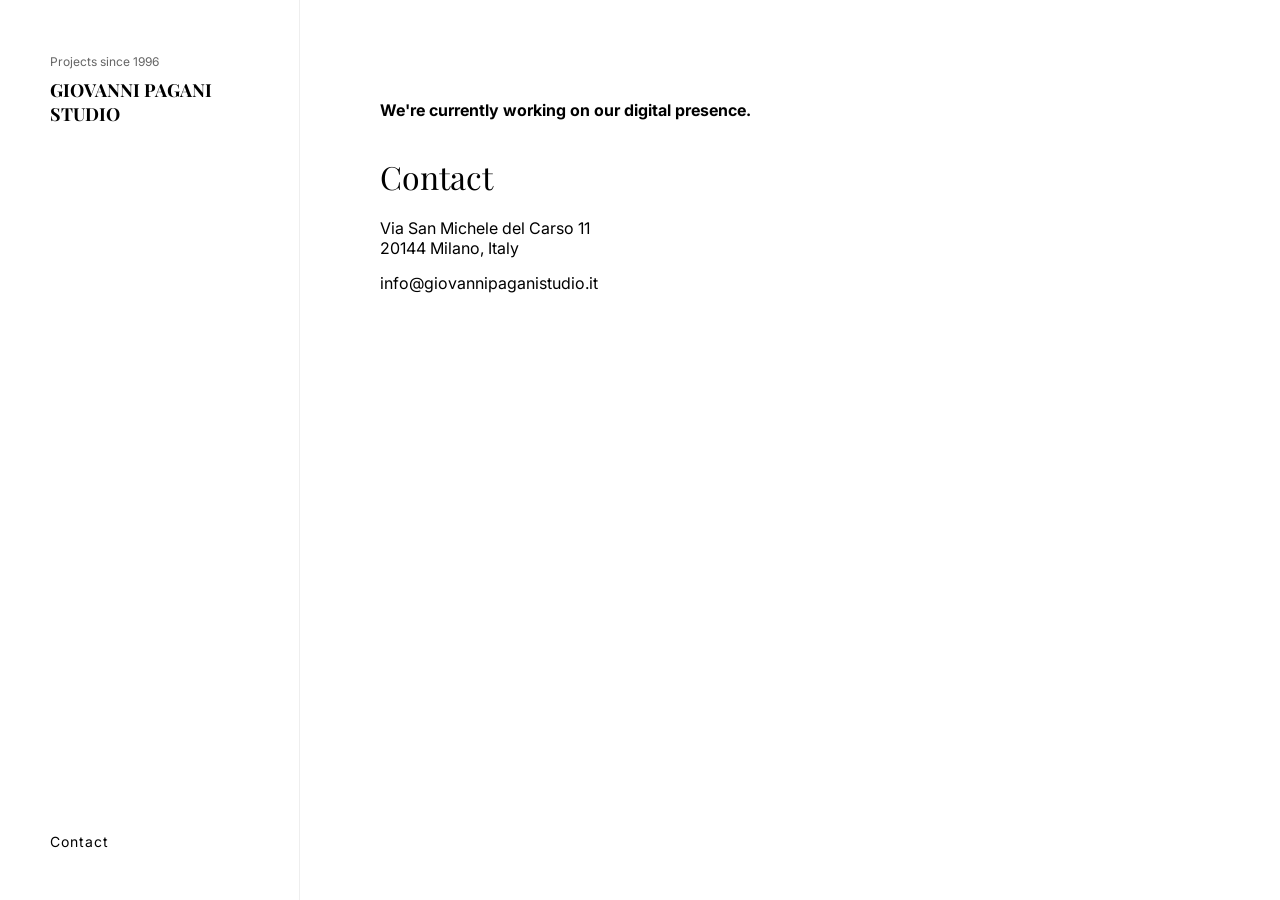
<file: index.html>
<!DOCTYPE html>
<html lang="en">
<head>
<meta charset="UTF-8">
<meta name="viewport" content="width=device-width, initial-scale=1.0">

<title>Giovanni Pagani Studio</title>

<link href="https://fonts.googleapis.com/css2?family=Playfair+Display:wght@400;600&family=Inter:wght@300;400&display=swap" rel="stylesheet">

<style>

*{
margin:0;
padding:0;
box-sizing:border-box;
}

body{
font-family:Inter, sans-serif;
background:white;
color:black;
display:flex;
}

/* ================= LEFT PANEL ================= */

.sidebar{
position:fixed;
left:0;
top:0;
width:300px;
height:100vh;
padding:50px;
display:flex;
flex-direction:column;
justify-content:space-between;
background:white;
border-right:1px solid #eee;
}

.brand small{
font-size:12px;
opacity:0.6;
}

.brand h1{
font-family:'Playfair Display', serif;
font-size:18px;
margin-top:8px;
}

.menu{
display:flex;
flex-direction:column;
gap:18px;
}

.menu a{
text-decoration:none;
color:black;
font-size:14px;
letter-spacing:1px;
}

/* ================= RIGHT SCROLL ================= */

.content{
margin-left:300px;
width:calc(100% - 300px);
}

/* GENERIC SECTION */

.section{
min-height:100vh;
padding:100px 80px;
display:flex;
gap:80px;
align-items:flex-start;
}

/* IMAGE SIDE */

.image-col{
width:50%;
}

.image-col img{
width:100%;
}

/* TEXT SIDE */

.text-col{
width:50%;
}

.category{
font-size:12px;
opacity:0.6;
margin-bottom:8px;
}

.title{
font-family:'Playfair Display', serif;
font-size:32px;
margin-bottom:20px;
}

/* ABOUT SPECIAL */

.about-image{
position:sticky;
top:100px;
}

/* CONTACT */

.contact p{
margin-bottom:15px;
}

/* RESPONSIVE */

@media(max-width:900px){

body{
flex-direction:column;
}

.sidebar{
position:relative;
width:100%;
height:auto;
border-right:none;
border-bottom:1px solid #eee;
}

.content{
margin-left:0;
width:100%;
}

.section{
flex-direction:column;
padding:60px 30px;
}

.image-col,
.text-col{
width:100%;
}

}

</style>
</head>

<body>

<!-- LEFT PANEL -->

<div class="sidebar">

<div class="brand">
<small>Projects since 1996</small>
<h1>GIOVANNI PAGANI STUDIO</h1>
</div>

<nav class="menu">

<a href="#contact">Contact</a>
</nav>

</div>

<!-- RIGHT CONTENT -->

<div class="content">



<!-- CONTACT -->
<section id="contact" class="section contact">

<div class="text-col">



<p><strong>We're currently working on our digital presence.</strong></p>
<br>
<div class="title">Contact</div>
<p>
Via San Michele del Carso 11<br>
20144 Milano, Italy
</p>

<p>
info@giovannipaganistudio.it
</p>

</div>

</section>

</div>

</body>
</html>
</file>
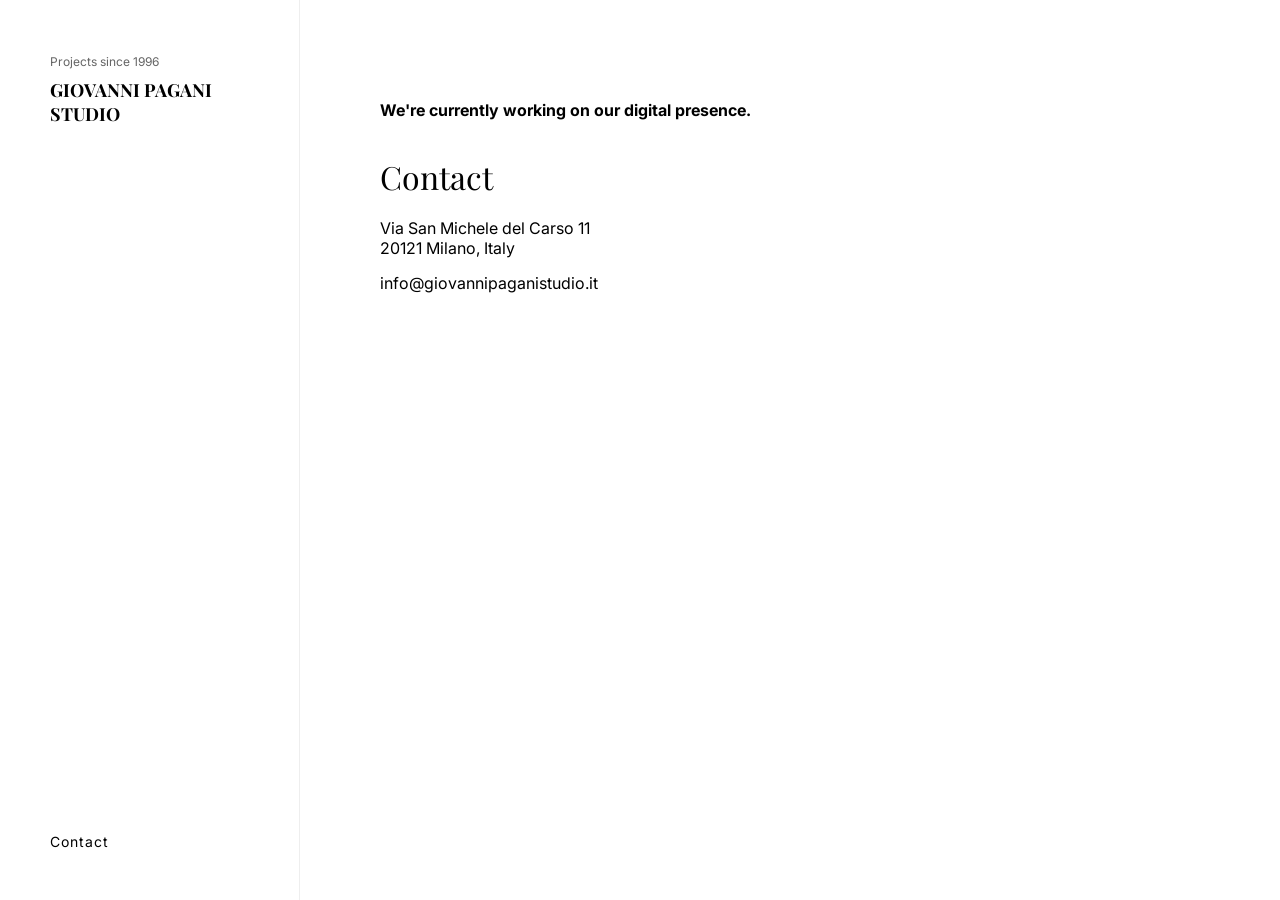
<file: beta/comingsoon.html>
<!DOCTYPE html>
<html lang="en">
<head>
<meta charset="UTF-8">
<meta name="viewport" content="width=device-width, initial-scale=1.0">

<title>Giovanni Pagani Studio</title>

<link href="https://fonts.googleapis.com/css2?family=Playfair+Display:wght@400;600&family=Inter:wght@300;400&display=swap" rel="stylesheet">

<style>

*{
margin:0;
padding:0;
box-sizing:border-box;
}

body{
font-family:Inter, sans-serif;
background:white;
color:black;
display:flex;
}

/* ================= LEFT PANEL ================= */

.sidebar{
position:fixed;
left:0;
top:0;
width:300px;
height:100vh;
padding:50px;
display:flex;
flex-direction:column;
justify-content:space-between;
background:white;
border-right:1px solid #eee;
}

.brand small{
font-size:12px;
opacity:0.6;
}

.brand h1{
font-family:'Playfair Display', serif;
font-size:18px;
margin-top:8px;
}

.menu{
display:flex;
flex-direction:column;
gap:18px;
}

.menu a{
text-decoration:none;
color:black;
font-size:14px;
letter-spacing:1px;
}

/* ================= RIGHT SCROLL ================= */

.content{
margin-left:300px;
width:calc(100% - 300px);
}

/* GENERIC SECTION */

.section{
min-height:100vh;
padding:100px 80px;
display:flex;
gap:80px;
align-items:flex-start;
}

/* IMAGE SIDE */

.image-col{
width:50%;
}

.image-col img{
width:100%;
}

/* TEXT SIDE */

.text-col{
width:50%;
}

.category{
font-size:12px;
opacity:0.6;
margin-bottom:8px;
}

.title{
font-family:'Playfair Display', serif;
font-size:32px;
margin-bottom:20px;
}

/* ABOUT SPECIAL */

.about-image{
position:sticky;
top:100px;
}

/* CONTACT */

.contact p{
margin-bottom:15px;
}

/* RESPONSIVE */

@media(max-width:900px){

body{
flex-direction:column;
}

.sidebar{
position:relative;
width:100%;
height:auto;
border-right:none;
border-bottom:1px solid #eee;
}

.content{
margin-left:0;
width:100%;
}

.section{
flex-direction:column;
padding:60px 30px;
}

.image-col,
.text-col{
width:100%;
}

}

</style>
</head>

<body>

<!-- LEFT PANEL -->

<div class="sidebar">

<div class="brand">
<small>Projects since 1996</small>
<h1>GIOVANNI PAGANI STUDIO</h1>
</div>

<nav class="menu">

<a href="#contact">Contact</a>
</nav>

</div>

<!-- RIGHT CONTENT -->

<div class="content">



<!-- CONTACT -->
<section id="contact" class="section contact">

<div class="text-col">



<p><strong>We're currently working on our digital presence.</strong></p>
<br>
<div class="title">Contact</div>
<p>
Via San Michele del Carso 11<br>
20121 Milano, Italy
</p>

<p>
info@giovannipaganistudio.it
</p>

</div>

</section>

</div>

</body>
</html>
</file>
